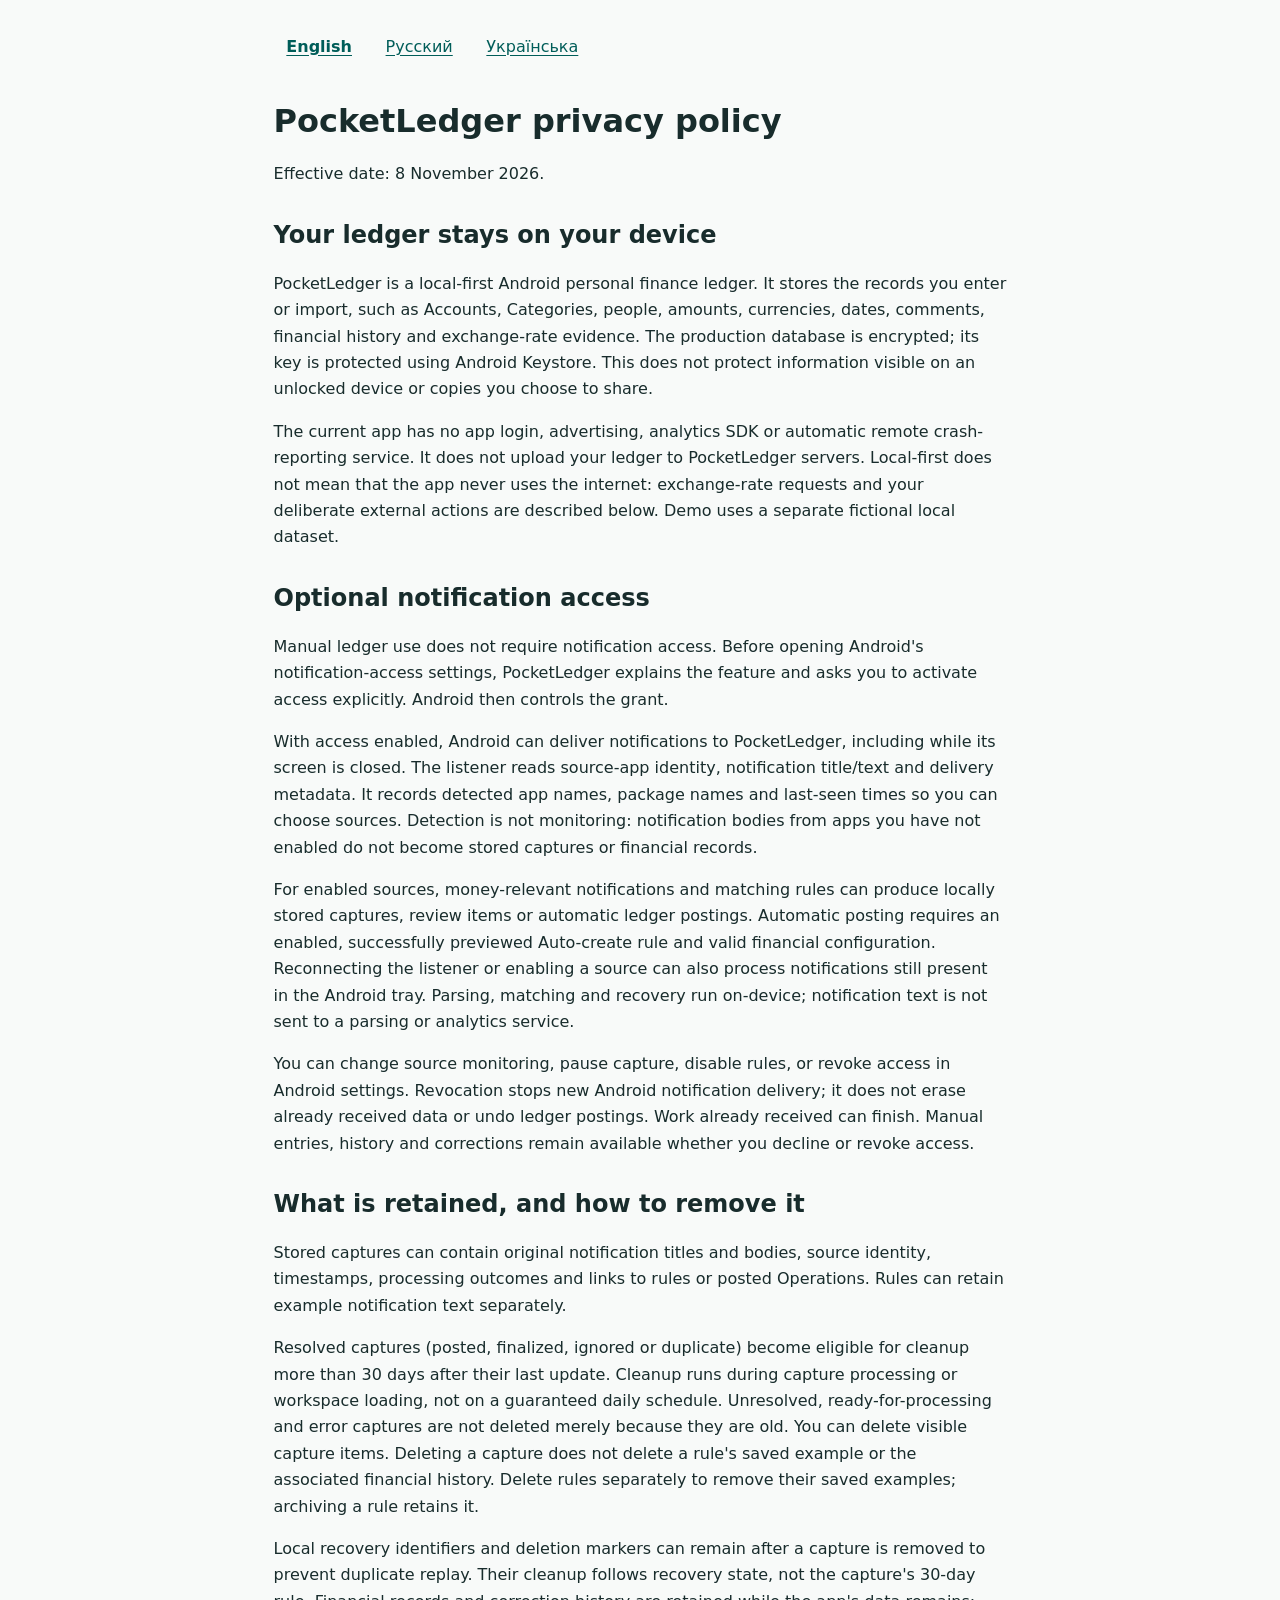
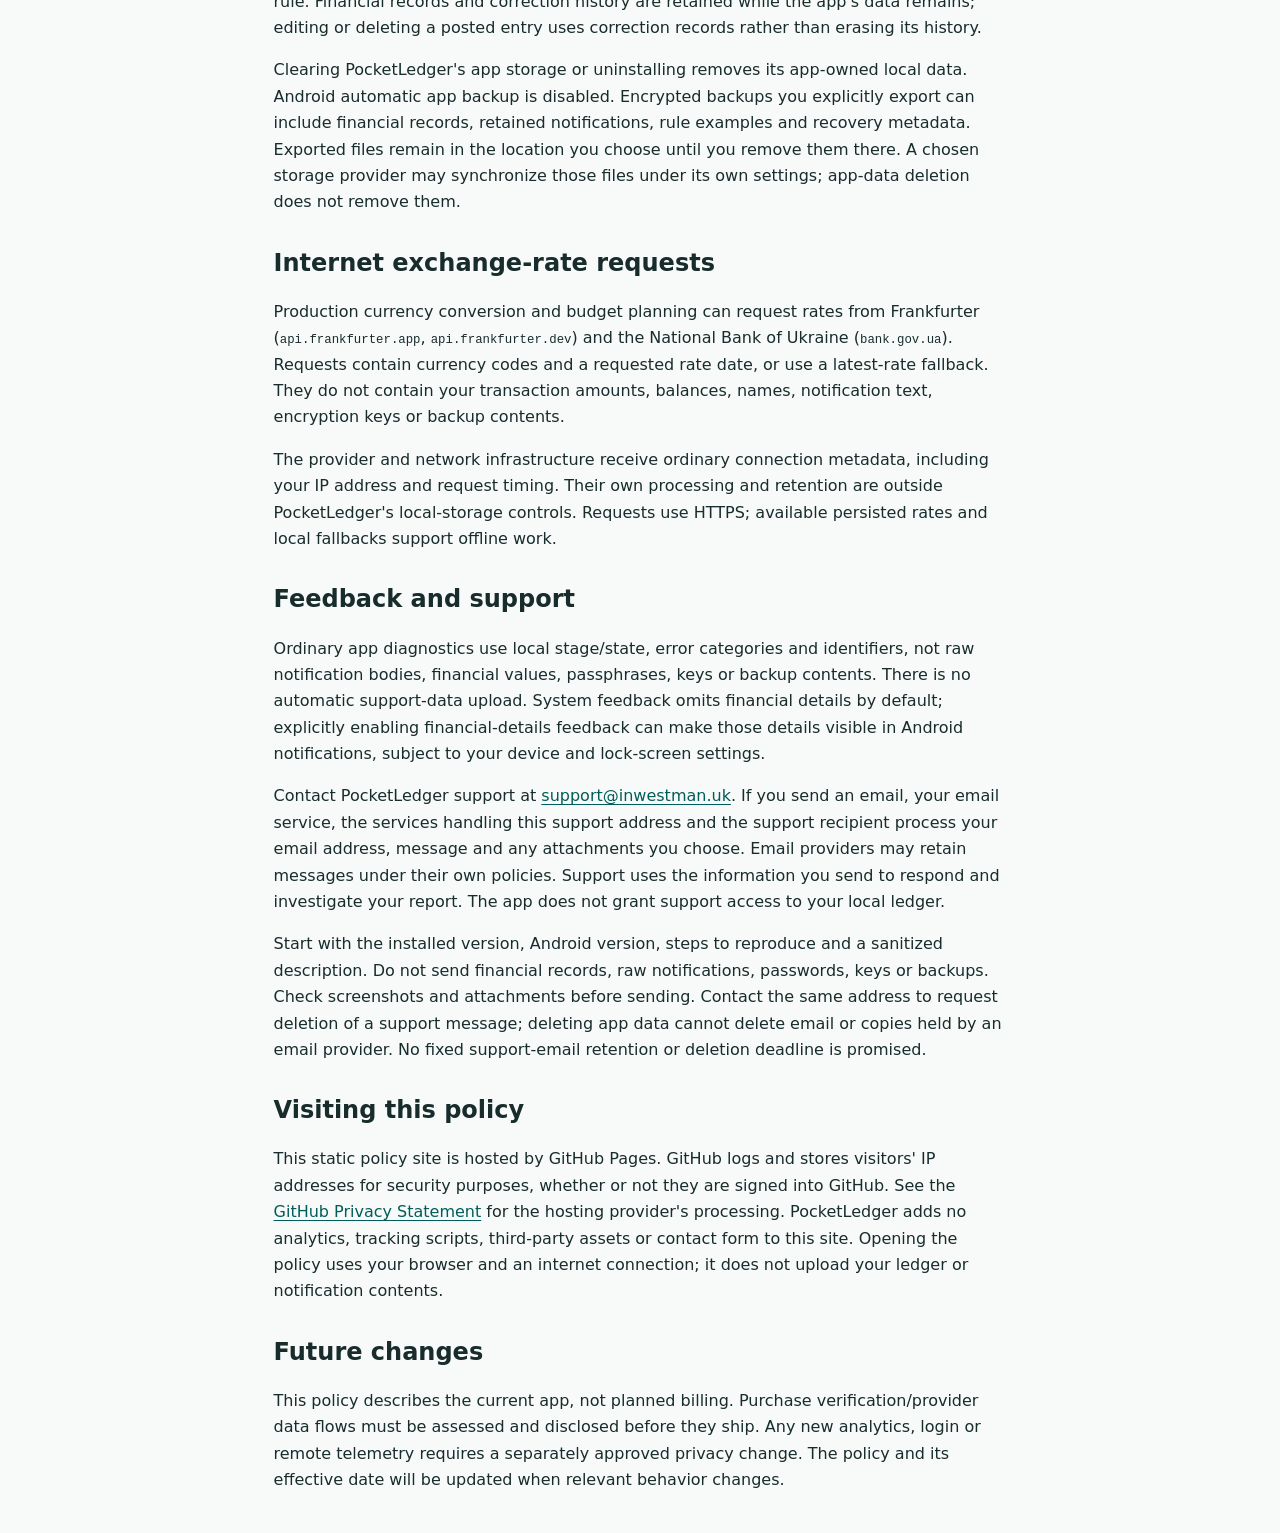
<file: index.html>
<!doctype html>
<html lang="en"><head><meta charset="utf-8"><meta name="viewport" content="width=device-width, initial-scale=1"><title>PocketLedger privacy policy</title><link rel="stylesheet" href="style.css?v=2"></head><body><a class="skip" href="#policy">Skip to policy</a><nav aria-label="Policy languages"><a href="index.html" lang="en" hreflang="en" aria-current="page">English</a> <a href="ru/index.html" lang="ru" hreflang="ru">Русский</a> <a href="uk/index.html" lang="uk" hreflang="uk">Українська</a></nav><main id="policy"><h1>PocketLedger privacy policy</h1><p>Effective date: 8 November 2026.</p><h2>Your ledger stays on your device</h2><p>PocketLedger is a local-first Android personal finance ledger. It stores the records you enter or import, such as Accounts, Categories, people, amounts, currencies, dates, comments, financial history and exchange-rate evidence. The production database is encrypted; its key is protected using Android Keystore. This does not protect information visible on an unlocked device or copies you choose to share.</p><p>The current app has no app login, advertising, analytics SDK or automatic remote crash-reporting service. It does not upload your ledger to PocketLedger servers. Local-first does not mean that the app never uses the internet: exchange-rate requests and your deliberate external actions are described below. Demo uses a separate fictional local dataset.</p><h2>Optional notification access</h2><p>Manual ledger use does not require notification access. Before opening Android&#x27;s notification-access settings, PocketLedger explains the feature and asks you to activate access explicitly. Android then controls the grant.</p><p>With access enabled, Android can deliver notifications to PocketLedger, including while its screen is closed. The listener reads source-app identity, notification title/text and delivery metadata. It records detected app names, package names and last-seen times so you can choose sources. Detection is not monitoring: notification bodies from apps you have not enabled do not become stored captures or financial records.</p><p>For enabled sources, money-relevant notifications and matching rules can produce locally stored captures, review items or automatic ledger postings. Automatic posting requires an enabled, successfully previewed Auto-create rule and valid financial configuration. Reconnecting the listener or enabling a source can also process notifications still present in the Android tray. Parsing, matching and recovery run on-device; notification text is not sent to a parsing or analytics service.</p><p>You can change source monitoring, pause capture, disable rules, or revoke access in Android settings. Revocation stops new Android notification delivery; it does not erase already received data or undo ledger postings. Work already received can finish. Manual entries, history and corrections remain available whether you decline or revoke access.</p><h2>What is retained, and how to remove it</h2><p>Stored captures can contain original notification titles and bodies, source identity, timestamps, processing outcomes and links to rules or posted Operations. Rules can retain example notification text separately.</p><p>Resolved captures (posted, finalized, ignored or duplicate) become eligible for cleanup more than 30 days after their last update. Cleanup runs during capture processing or workspace loading, not on a guaranteed daily schedule. Unresolved, ready-for-processing and error captures are not deleted merely because they are old. You can delete visible capture items. Deleting a capture does not delete a rule&#x27;s saved example or the associated financial history. Delete rules separately to remove their saved examples; archiving a rule retains it.</p><p>Local recovery identifiers and deletion markers can remain after a capture is removed to prevent duplicate replay. Their cleanup follows recovery state, not the capture&#x27;s 30-day rule. Financial records and correction history are retained while the app&#x27;s data remains; editing or deleting a posted entry uses correction records rather than erasing its history.</p><p>Clearing PocketLedger&#x27;s app storage or uninstalling removes its app-owned local data. Android automatic app backup is disabled. Encrypted backups you explicitly export can include financial records, retained notifications, rule examples and recovery metadata. Exported files remain in the location you choose until you remove them there. A chosen storage provider may synchronize those files under its own settings; app-data deletion does not remove them.</p><h2>Internet exchange-rate requests</h2><p>Production currency conversion and budget planning can request rates from Frankfurter (<code>api.frankfurter.app</code>, <code>api.frankfurter.dev</code>) and the National Bank of Ukraine (<code>bank.gov.ua</code>). Requests contain currency codes and a requested rate date, or use a latest-rate fallback. They do not contain your transaction amounts, balances, names, notification text, encryption keys or backup contents.</p><p>The provider and network infrastructure receive ordinary connection metadata, including your IP address and request timing. Their own processing and retention are outside PocketLedger&#x27;s local-storage controls. Requests use HTTPS; available persisted rates and local fallbacks support offline work.</p><h2>Feedback and support</h2><p>Ordinary app diagnostics use local stage/state, error categories and identifiers, not raw notification bodies, financial values, passphrases, keys or backup contents. There is no automatic support-data upload. System feedback omits financial details by default; explicitly enabling financial-details feedback can make those details visible in Android notifications, subject to your device and lock-screen settings.</p><p>Contact PocketLedger support at <a href="mailto:support@inwestman.uk">support@inwestman.uk</a>. If you send an email, your email service, the services handling this support address and the support recipient process your email address, message and any attachments you choose. Email providers may retain messages under their own policies. Support uses the information you send to respond and investigate your report. The app does not grant support access to your local ledger.</p><p>Start with the installed version, Android version, steps to reproduce and a sanitized description. Do not send financial records, raw notifications, passwords, keys or backups. Check screenshots and attachments before sending. Contact the same address to request deletion of a support message; deleting app data cannot delete email or copies held by an email provider. No fixed support-email retention or deletion deadline is promised.</p><h2>Visiting this policy</h2><p>This static policy site is hosted by GitHub Pages. GitHub logs and stores visitors&#x27; IP addresses for security purposes, whether or not they are signed into GitHub. See the <a href="https://docs.github.com/en/site-policy/privacy-policies/github-general-privacy-statement">GitHub Privacy Statement</a> for the hosting provider&#x27;s processing. PocketLedger adds no analytics, tracking scripts, third-party assets or contact form to this site. Opening the policy uses your browser and an internet connection; it does not upload your ledger or notification contents.</p><h2>Future changes</h2><p>This policy describes the current app, not planned billing. Purchase verification/provider data flows must be assessed and disclosed before they ship. Any new analytics, login or remote telemetry requires a separately approved privacy change. The policy and its effective date will be updated when relevant behavior changes.</p></main></body></html>
</file>
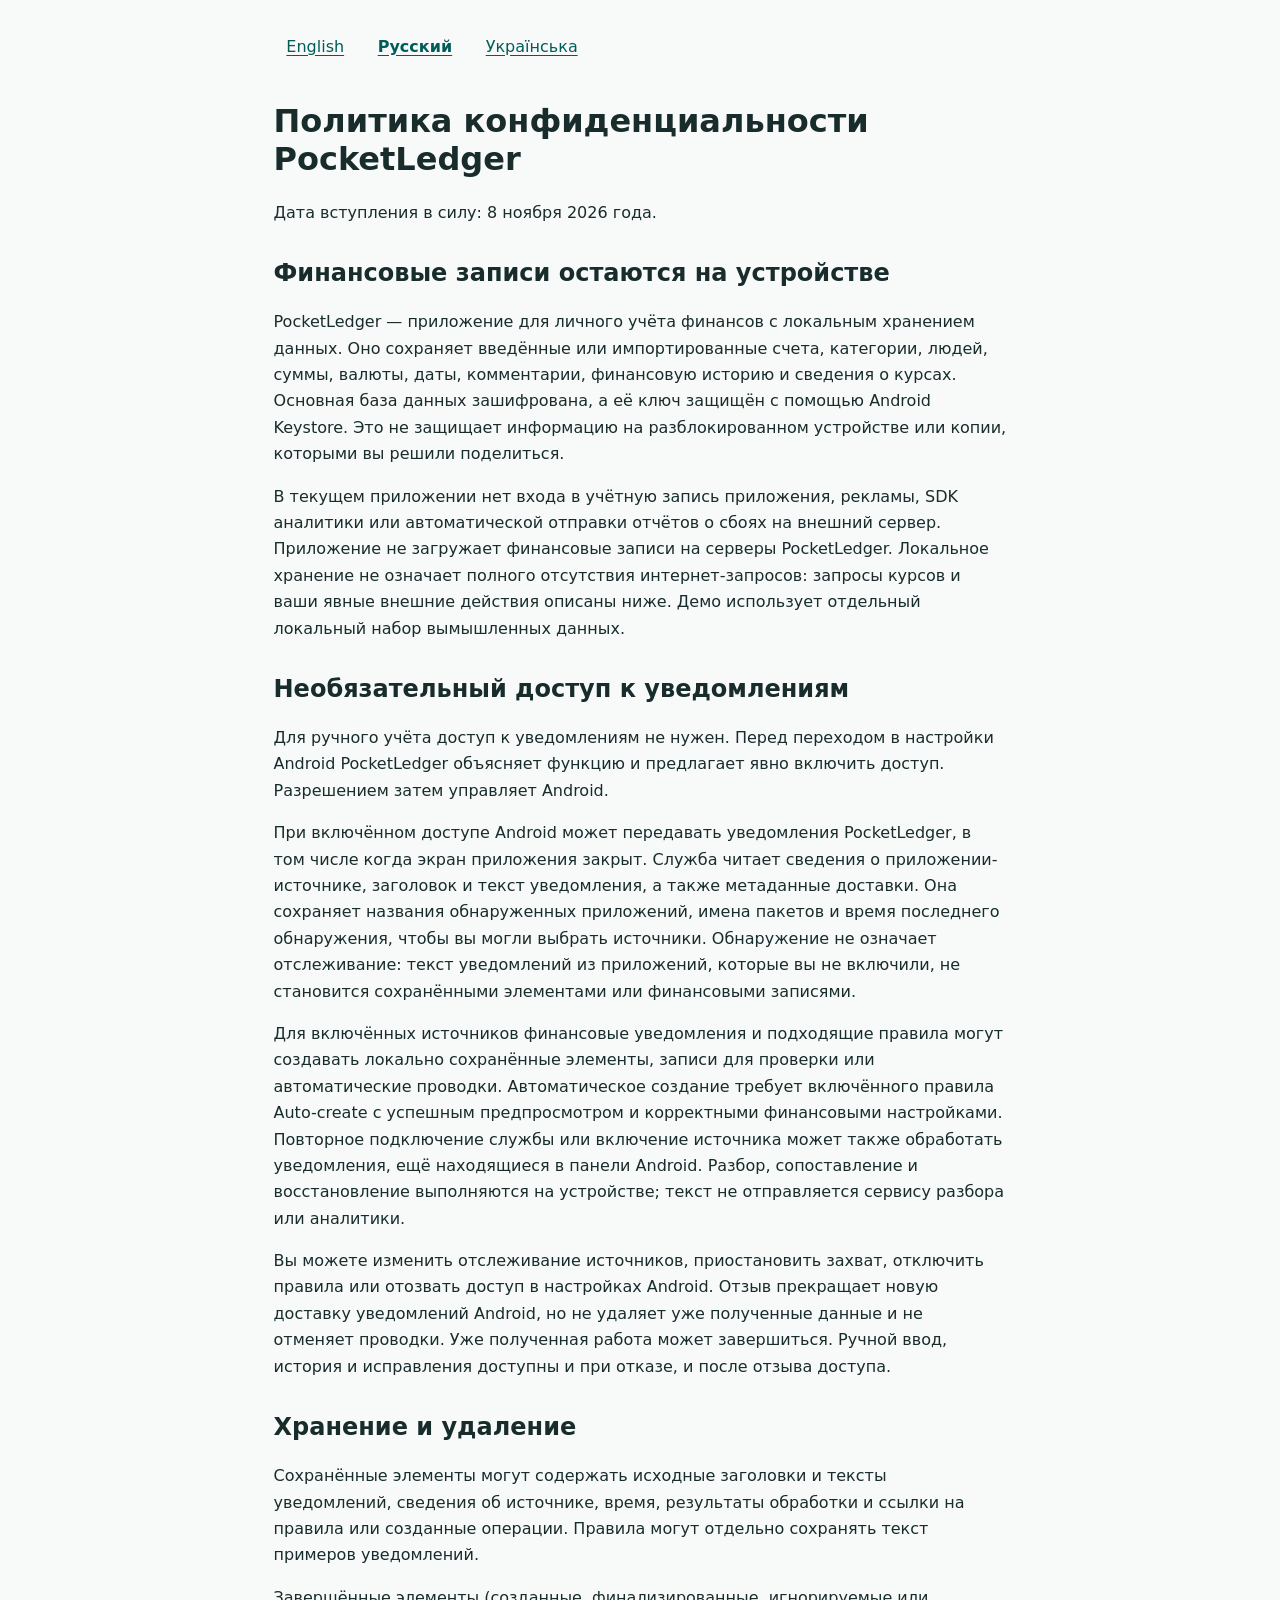
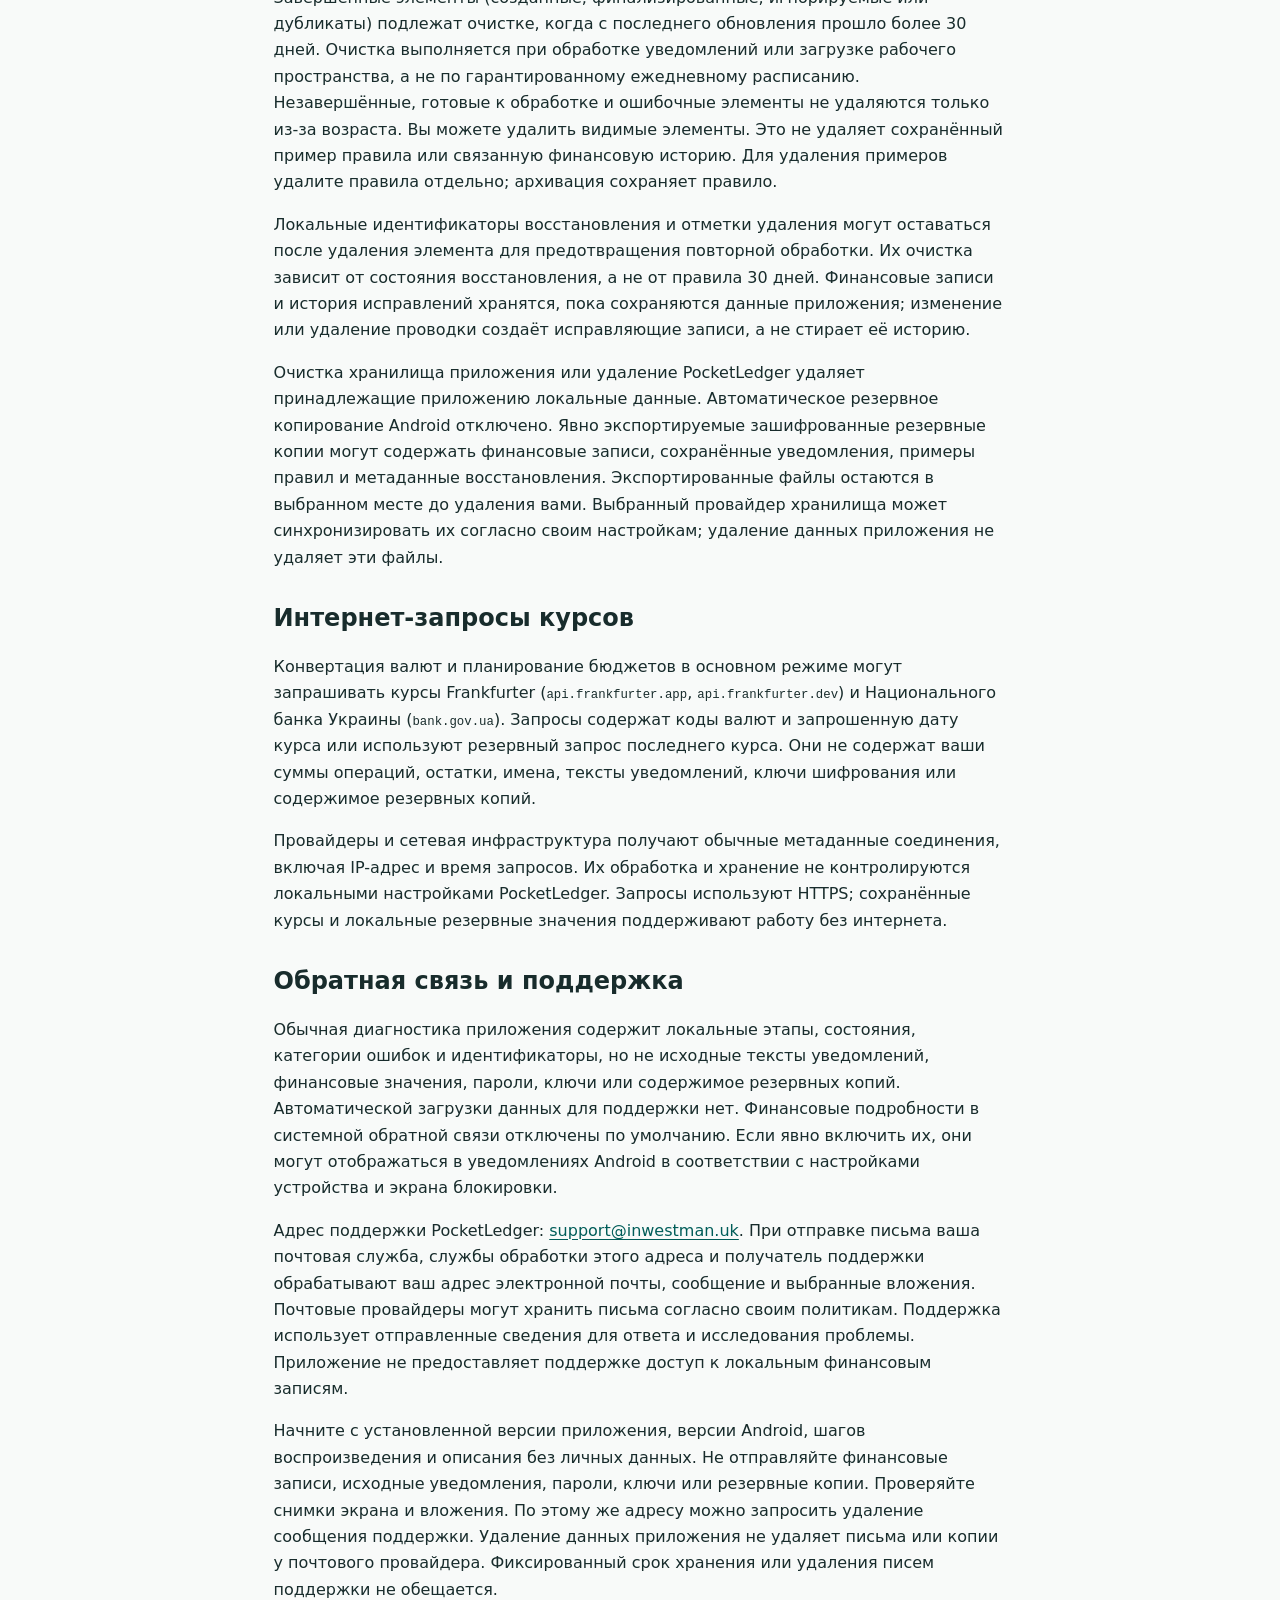
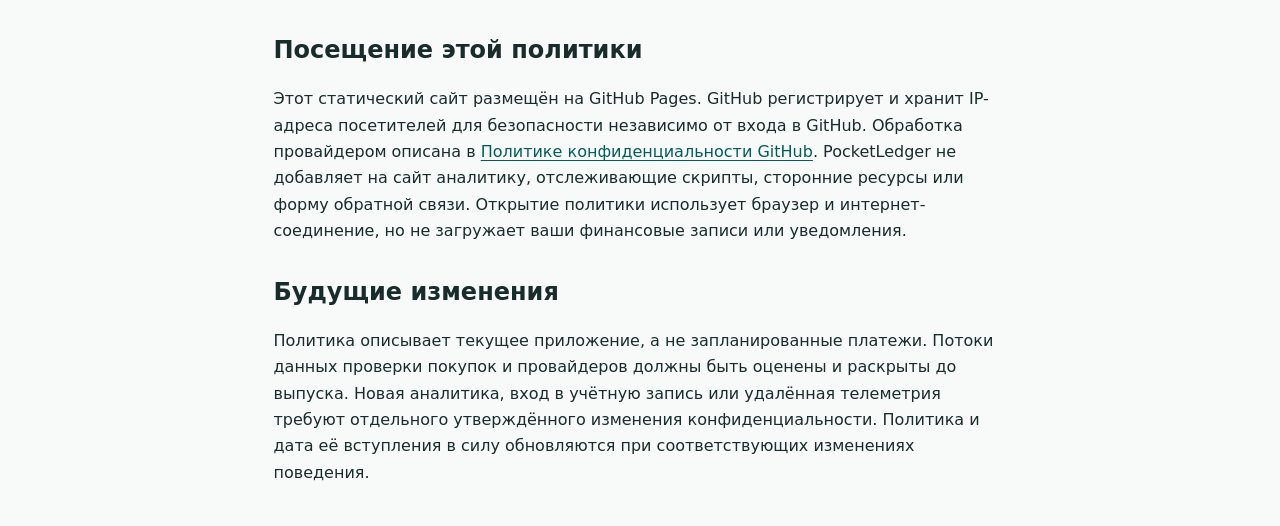
<file: ru/index.html>
<!doctype html>
<html lang="ru"><head><meta charset="utf-8"><meta name="viewport" content="width=device-width, initial-scale=1"><title>Политика конфиденциальности PocketLedger</title><link rel="stylesheet" href="../style.css?v=2"></head><body><a class="skip" href="#policy">Перейти к политике</a><nav aria-label="Языки политики"><a href="../index.html" lang="en" hreflang="en">English</a> <a href="../ru/index.html" lang="ru" hreflang="ru" aria-current="page">Русский</a> <a href="../uk/index.html" lang="uk" hreflang="uk">Українська</a></nav><main id="policy"><h1>Политика конфиденциальности PocketLedger</h1><p>Дата вступления в силу: 8 ноября 2026 года.</p><h2>Финансовые записи остаются на устройстве</h2><p>PocketLedger — приложение для личного учёта финансов с локальным хранением данных. Оно сохраняет введённые или импортированные счета, категории, людей, суммы, валюты, даты, комментарии, финансовую историю и сведения о курсах. Основная база данных зашифрована, а её ключ защищён с помощью Android Keystore. Это не защищает информацию на разблокированном устройстве или копии, которыми вы решили поделиться.</p><p>В текущем приложении нет входа в учётную запись приложения, рекламы, SDK аналитики или автоматической отправки отчётов о сбоях на внешний сервер. Приложение не загружает финансовые записи на серверы PocketLedger. Локальное хранение не означает полного отсутствия интернет-запросов: запросы курсов и ваши явные внешние действия описаны ниже. Демо использует отдельный локальный набор вымышленных данных.</p><h2>Необязательный доступ к уведомлениям</h2><p>Для ручного учёта доступ к уведомлениям не нужен. Перед переходом в настройки Android PocketLedger объясняет функцию и предлагает явно включить доступ. Разрешением затем управляет Android.</p><p>При включённом доступе Android может передавать уведомления PocketLedger, в том числе когда экран приложения закрыт. Служба читает сведения о приложении-источнике, заголовок и текст уведомления, а также метаданные доставки. Она сохраняет названия обнаруженных приложений, имена пакетов и время последнего обнаружения, чтобы вы могли выбрать источники. Обнаружение не означает отслеживание: текст уведомлений из приложений, которые вы не включили, не становится сохранёнными элементами или финансовыми записями.</p><p>Для включённых источников финансовые уведомления и подходящие правила могут создавать локально сохранённые элементы, записи для проверки или автоматические проводки. Автоматическое создание требует включённого правила Auto-create с успешным предпросмотром и корректными финансовыми настройками. Повторное подключение службы или включение источника может также обработать уведомления, ещё находящиеся в панели Android. Разбор, сопоставление и восстановление выполняются на устройстве; текст не отправляется сервису разбора или аналитики.</p><p>Вы можете изменить отслеживание источников, приостановить захват, отключить правила или отозвать доступ в настройках Android. Отзыв прекращает новую доставку уведомлений Android, но не удаляет уже полученные данные и не отменяет проводки. Уже полученная работа может завершиться. Ручной ввод, история и исправления доступны и при отказе, и после отзыва доступа.</p><h2>Хранение и удаление</h2><p>Сохранённые элементы могут содержать исходные заголовки и тексты уведомлений, сведения об источнике, время, результаты обработки и ссылки на правила или созданные операции. Правила могут отдельно сохранять текст примеров уведомлений.</p><p>Завершённые элементы (созданные, финализированные, игнорируемые или дубликаты) подлежат очистке, когда с последнего обновления прошло более 30 дней. Очистка выполняется при обработке уведомлений или загрузке рабочего пространства, а не по гарантированному ежедневному расписанию. Незавершённые, готовые к обработке и ошибочные элементы не удаляются только из-за возраста. Вы можете удалить видимые элементы. Это не удаляет сохранённый пример правила или связанную финансовую историю. Для удаления примеров удалите правила отдельно; архивация сохраняет правило.</p><p>Локальные идентификаторы восстановления и отметки удаления могут оставаться после удаления элемента для предотвращения повторной обработки. Их очистка зависит от состояния восстановления, а не от правила 30 дней. Финансовые записи и история исправлений хранятся, пока сохраняются данные приложения; изменение или удаление проводки создаёт исправляющие записи, а не стирает её историю.</p><p>Очистка хранилища приложения или удаление PocketLedger удаляет принадлежащие приложению локальные данные. Автоматическое резервное копирование Android отключено. Явно экспортируемые зашифрованные резервные копии могут содержать финансовые записи, сохранённые уведомления, примеры правил и метаданные восстановления. Экспортированные файлы остаются в выбранном месте до удаления вами. Выбранный провайдер хранилища может синхронизировать их согласно своим настройкам; удаление данных приложения не удаляет эти файлы.</p><h2>Интернет-запросы курсов</h2><p>Конвертация валют и планирование бюджетов в основном режиме могут запрашивать курсы Frankfurter (<code>api.frankfurter.app</code>, <code>api.frankfurter.dev</code>) и Национального банка Украины (<code>bank.gov.ua</code>). Запросы содержат коды валют и запрошенную дату курса или используют резервный запрос последнего курса. Они не содержат ваши суммы операций, остатки, имена, тексты уведомлений, ключи шифрования или содержимое резервных копий.</p><p>Провайдеры и сетевая инфраструктура получают обычные метаданные соединения, включая IP-адрес и время запросов. Их обработка и хранение не контролируются локальными настройками PocketLedger. Запросы используют HTTPS; сохранённые курсы и локальные резервные значения поддерживают работу без интернета.</p><h2>Обратная связь и поддержка</h2><p>Обычная диагностика приложения содержит локальные этапы, состояния, категории ошибок и идентификаторы, но не исходные тексты уведомлений, финансовые значения, пароли, ключи или содержимое резервных копий. Автоматической загрузки данных для поддержки нет. Финансовые подробности в системной обратной связи отключены по умолчанию. Если явно включить их, они могут отображаться в уведомлениях Android в соответствии с настройками устройства и экрана блокировки.</p><p>Адрес поддержки PocketLedger: <a href="mailto:support@inwestman.uk">support@inwestman.uk</a>. При отправке письма ваша почтовая служба, службы обработки этого адреса и получатель поддержки обрабатывают ваш адрес электронной почты, сообщение и выбранные вложения. Почтовые провайдеры могут хранить письма согласно своим политикам. Поддержка использует отправленные сведения для ответа и исследования проблемы. Приложение не предоставляет поддержке доступ к локальным финансовым записям.</p><p>Начните с установленной версии приложения, версии Android, шагов воспроизведения и описания без личных данных. Не отправляйте финансовые записи, исходные уведомления, пароли, ключи или резервные копии. Проверяйте снимки экрана и вложения. По этому же адресу можно запросить удаление сообщения поддержки. Удаление данных приложения не удаляет письма или копии у почтового провайдера. Фиксированный срок хранения или удаления писем поддержки не обещается.</p><h2>Посещение этой политики</h2><p>Этот статический сайт размещён на GitHub Pages. GitHub регистрирует и хранит IP-адреса посетителей для безопасности независимо от входа в GitHub. Обработка провайдером описана в <a href="https://docs.github.com/en/site-policy/privacy-policies/github-general-privacy-statement">Политике конфиденциальности GitHub</a>. PocketLedger не добавляет на сайт аналитику, отслеживающие скрипты, сторонние ресурсы или форму обратной связи. Открытие политики использует браузер и интернет-соединение, но не загружает ваши финансовые записи или уведомления.</p><h2>Будущие изменения</h2><p>Политика описывает текущее приложение, а не запланированные платежи. Потоки данных проверки покупок и провайдеров должны быть оценены и раскрыты до выпуска. Новая аналитика, вход в учётную запись или удалённая телеметрия требуют отдельного утверждённого изменения конфиденциальности. Политика и дата её вступления в силу обновляются при соответствующих изменениях поведения.</p></main></body></html>
</file>
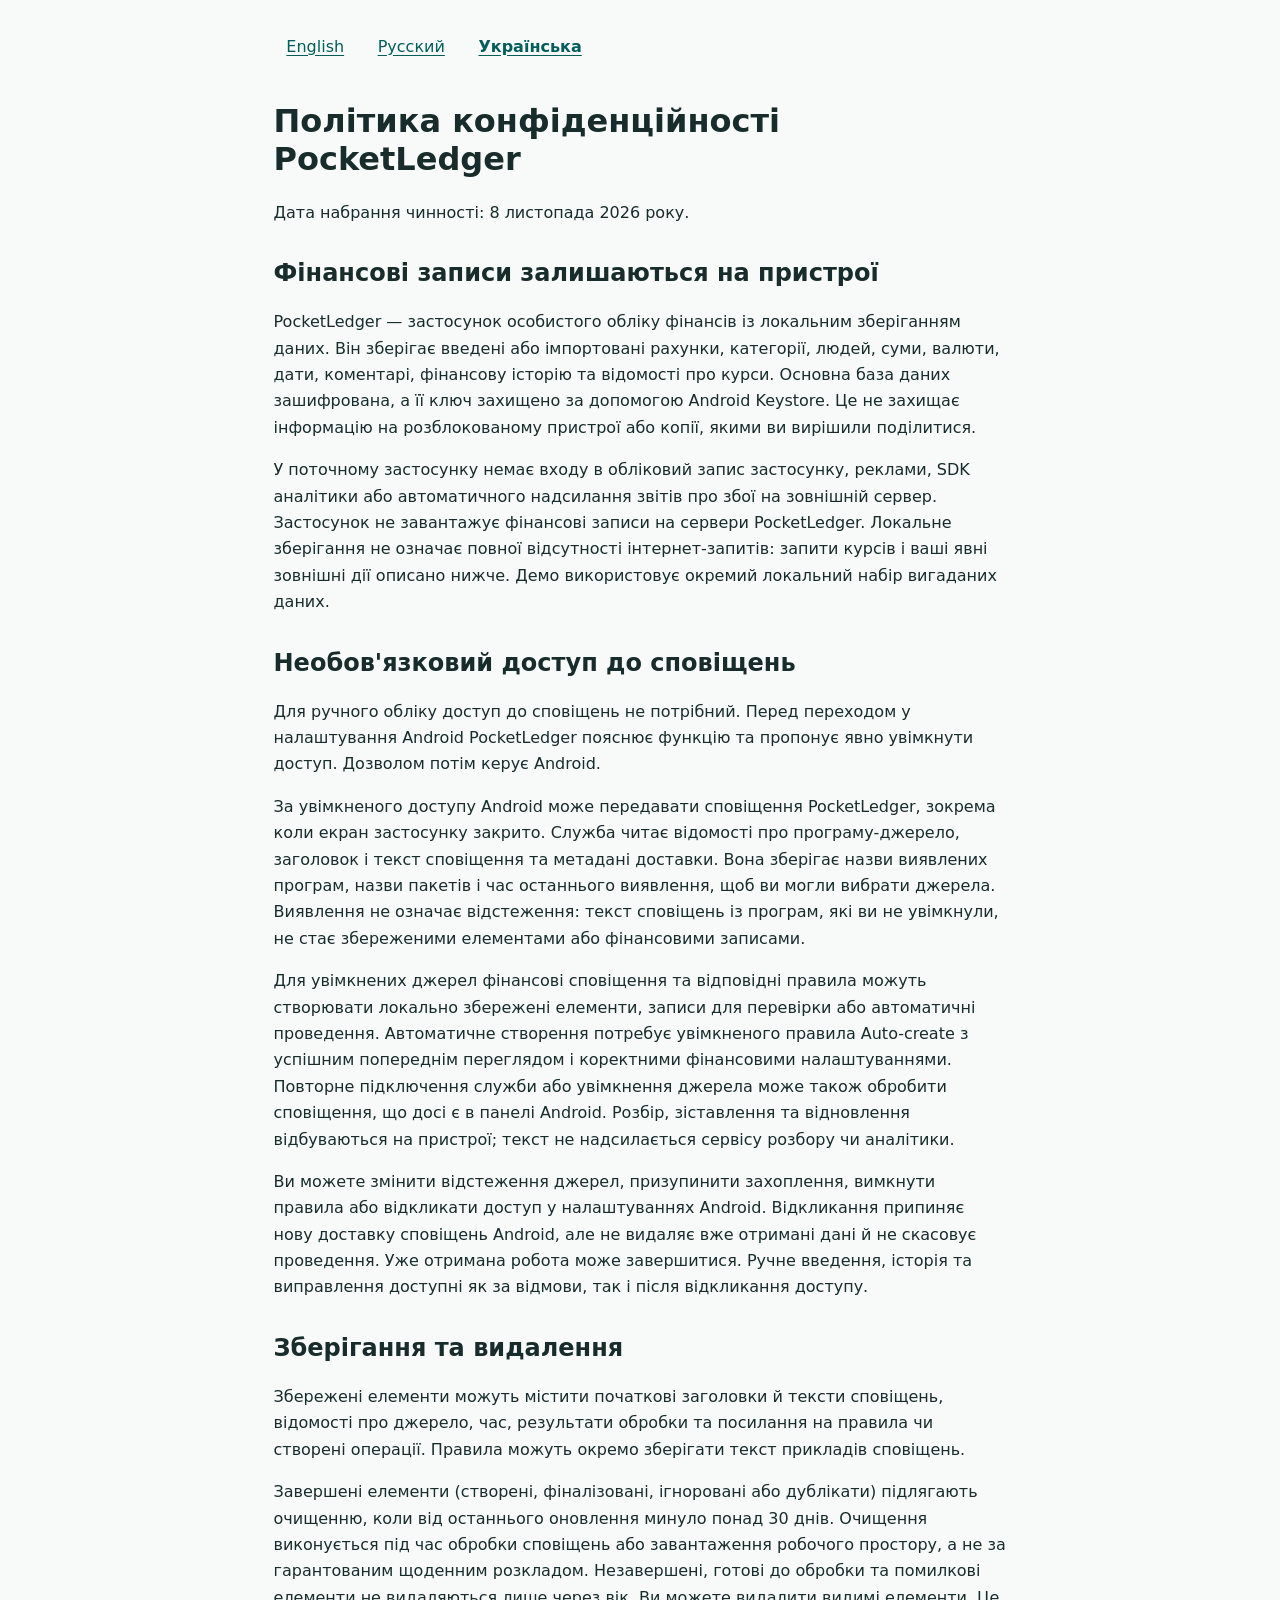
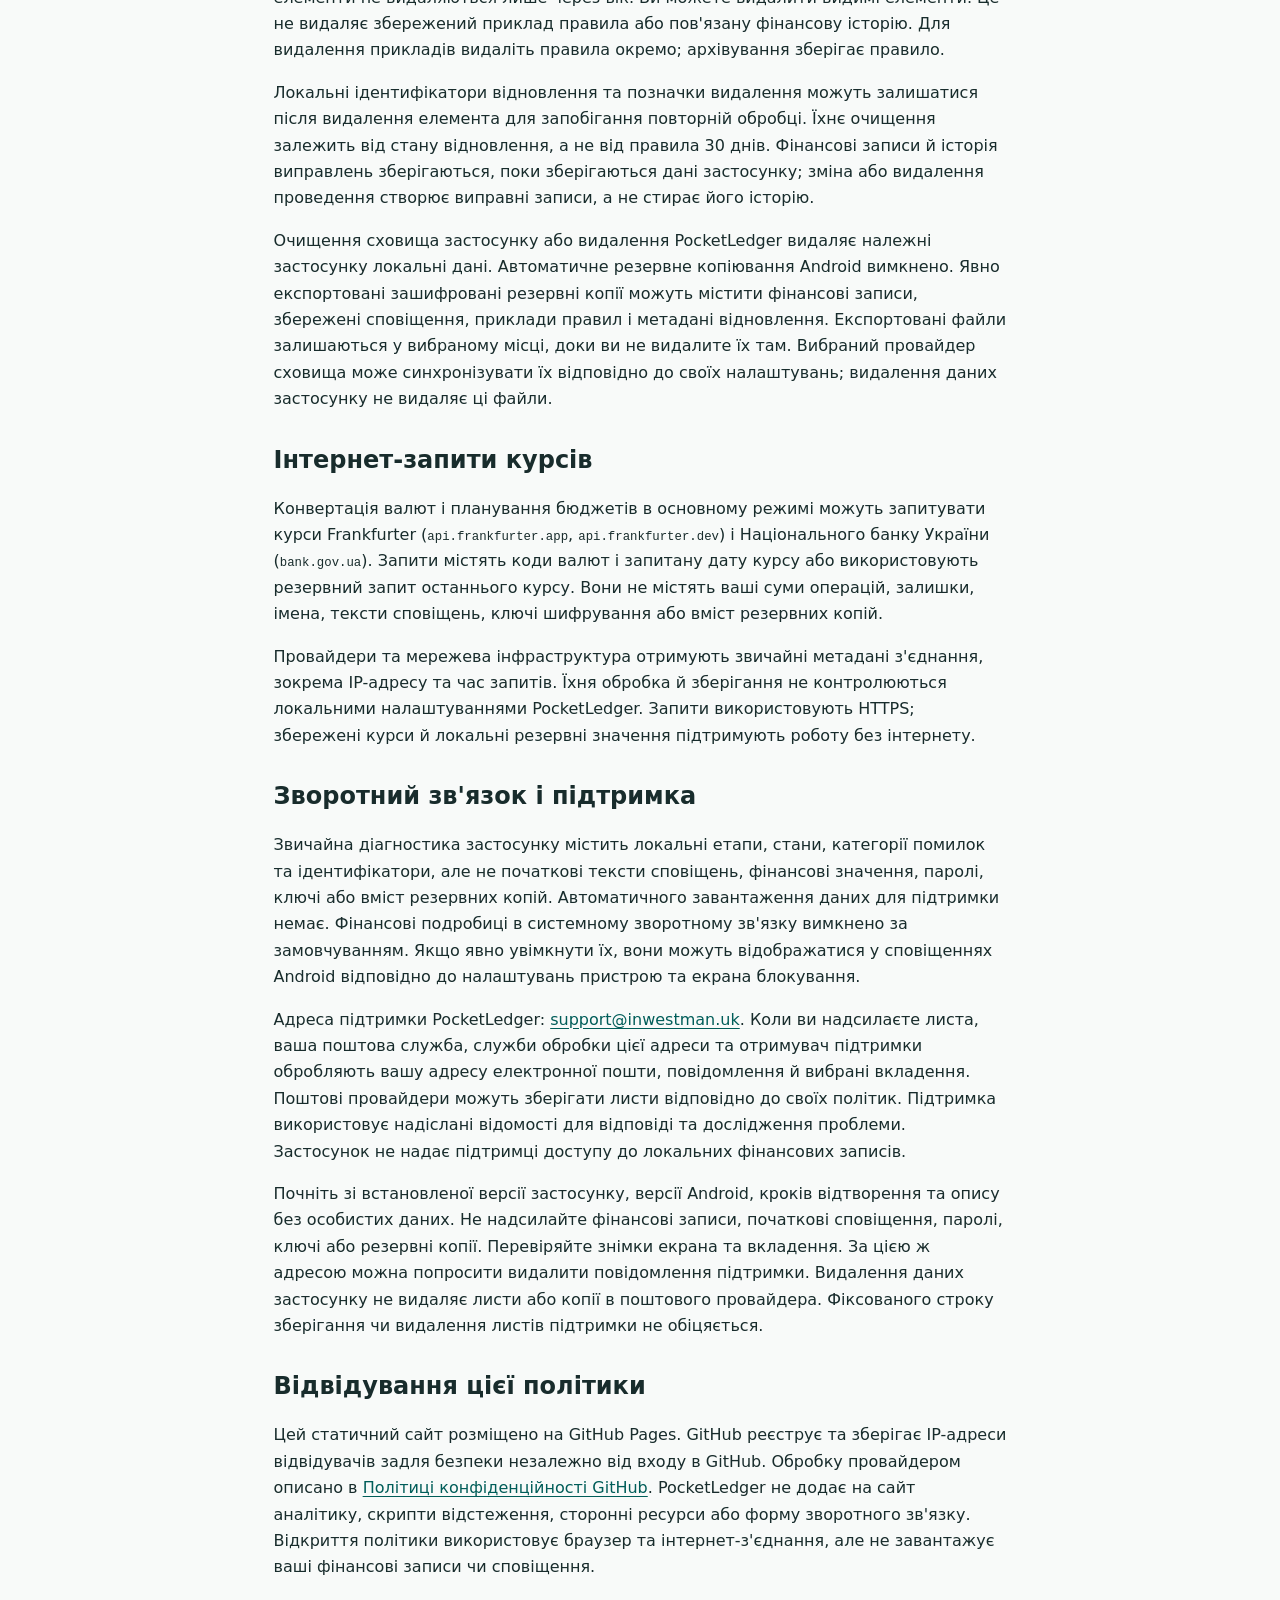
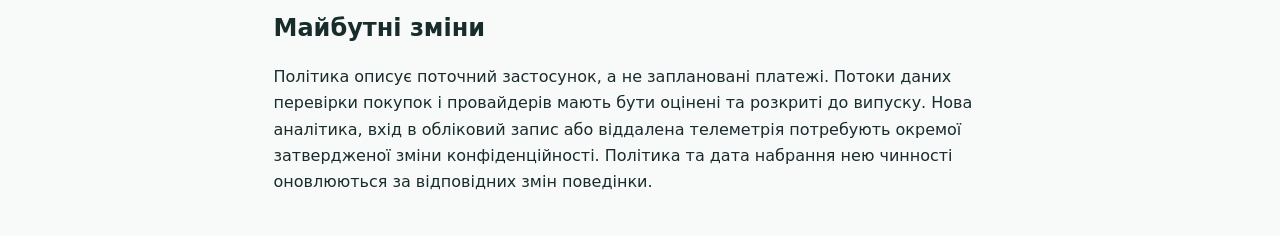
<file: uk/index.html>
<!doctype html>
<html lang="uk"><head><meta charset="utf-8"><meta name="viewport" content="width=device-width, initial-scale=1"><title>Політика конфіденційності PocketLedger</title><link rel="stylesheet" href="../style.css?v=2"></head><body><a class="skip" href="#policy">Перейти до політики</a><nav aria-label="Мови політики"><a href="../index.html" lang="en" hreflang="en">English</a> <a href="../ru/index.html" lang="ru" hreflang="ru">Русский</a> <a href="../uk/index.html" lang="uk" hreflang="uk" aria-current="page">Українська</a></nav><main id="policy"><h1>Політика конфіденційності PocketLedger</h1><p>Дата набрання чинності: 8 листопада 2026 року.</p><h2>Фінансові записи залишаються на пристрої</h2><p>PocketLedger — застосунок особистого обліку фінансів із локальним зберіганням даних. Він зберігає введені або імпортовані рахунки, категорії, людей, суми, валюти, дати, коментарі, фінансову історію та відомості про курси. Основна база даних зашифрована, а її ключ захищено за допомогою Android Keystore. Це не захищає інформацію на розблокованому пристрої або копії, якими ви вирішили поділитися.</p><p>У поточному застосунку немає входу в обліковий запис застосунку, реклами, SDK аналітики або автоматичного надсилання звітів про збої на зовнішній сервер. Застосунок не завантажує фінансові записи на сервери PocketLedger. Локальне зберігання не означає повної відсутності інтернет-запитів: запити курсів і ваші явні зовнішні дії описано нижче. Демо використовує окремий локальний набір вигаданих даних.</p><h2>Необов&#x27;язковий доступ до сповіщень</h2><p>Для ручного обліку доступ до сповіщень не потрібний. Перед переходом у налаштування Android PocketLedger пояснює функцію та пропонує явно увімкнути доступ. Дозволом потім керує Android.</p><p>За увімкненого доступу Android може передавати сповіщення PocketLedger, зокрема коли екран застосунку закрито. Служба читає відомості про програму-джерело, заголовок і текст сповіщення та метадані доставки. Вона зберігає назви виявлених програм, назви пакетів і час останнього виявлення, щоб ви могли вибрати джерела. Виявлення не означає відстеження: текст сповіщень із програм, які ви не увімкнули, не стає збереженими елементами або фінансовими записами.</p><p>Для увімкнених джерел фінансові сповіщення та відповідні правила можуть створювати локально збережені елементи, записи для перевірки або автоматичні проведення. Автоматичне створення потребує увімкненого правила Auto-create з успішним попереднім переглядом і коректними фінансовими налаштуваннями. Повторне підключення служби або увімкнення джерела може також обробити сповіщення, що досі є в панелі Android. Розбір, зіставлення та відновлення відбуваються на пристрої; текст не надсилається сервісу розбору чи аналітики.</p><p>Ви можете змінити відстеження джерел, призупинити захоплення, вимкнути правила або відкликати доступ у налаштуваннях Android. Відкликання припиняє нову доставку сповіщень Android, але не видаляє вже отримані дані й не скасовує проведення. Уже отримана робота може завершитися. Ручне введення, історія та виправлення доступні як за відмови, так і після відкликання доступу.</p><h2>Зберігання та видалення</h2><p>Збережені елементи можуть містити початкові заголовки й тексти сповіщень, відомості про джерело, час, результати обробки та посилання на правила чи створені операції. Правила можуть окремо зберігати текст прикладів сповіщень.</p><p>Завершені елементи (створені, фіналізовані, ігноровані або дублікати) підлягають очищенню, коли від останнього оновлення минуло понад 30 днів. Очищення виконується під час обробки сповіщень або завантаження робочого простору, а не за гарантованим щоденним розкладом. Незавершені, готові до обробки та помилкові елементи не видаляються лише через вік. Ви можете видалити видимі елементи. Це не видаляє збережений приклад правила або пов&#x27;язану фінансову історію. Для видалення прикладів видаліть правила окремо; архівування зберігає правило.</p><p>Локальні ідентифікатори відновлення та позначки видалення можуть залишатися після видалення елемента для запобігання повторній обробці. Їхнє очищення залежить від стану відновлення, а не від правила 30 днів. Фінансові записи й історія виправлень зберігаються, поки зберігаються дані застосунку; зміна або видалення проведення створює виправні записи, а не стирає його історію.</p><p>Очищення сховища застосунку або видалення PocketLedger видаляє належні застосунку локальні дані. Автоматичне резервне копіювання Android вимкнено. Явно експортовані зашифровані резервні копії можуть містити фінансові записи, збережені сповіщення, приклади правил і метадані відновлення. Експортовані файли залишаються у вибраному місці, доки ви не видалите їх там. Вибраний провайдер сховища може синхронізувати їх відповідно до своїх налаштувань; видалення даних застосунку не видаляє ці файли.</p><h2>Інтернет-запити курсів</h2><p>Конвертація валют і планування бюджетів в основному режимі можуть запитувати курси Frankfurter (<code>api.frankfurter.app</code>, <code>api.frankfurter.dev</code>) і Національного банку України (<code>bank.gov.ua</code>). Запити містять коди валют і запитану дату курсу або використовують резервний запит останнього курсу. Вони не містять ваші суми операцій, залишки, імена, тексти сповіщень, ключі шифрування або вміст резервних копій.</p><p>Провайдери та мережева інфраструктура отримують звичайні метадані з&#x27;єднання, зокрема IP-адресу та час запитів. Їхня обробка й зберігання не контролюються локальними налаштуваннями PocketLedger. Запити використовують HTTPS; збережені курси й локальні резервні значення підтримують роботу без інтернету.</p><h2>Зворотний зв&#x27;язок і підтримка</h2><p>Звичайна діагностика застосунку містить локальні етапи, стани, категорії помилок та ідентифікатори, але не початкові тексти сповіщень, фінансові значення, паролі, ключі або вміст резервних копій. Автоматичного завантаження даних для підтримки немає. Фінансові подробиці в системному зворотному зв&#x27;язку вимкнено за замовчуванням. Якщо явно увімкнути їх, вони можуть відображатися у сповіщеннях Android відповідно до налаштувань пристрою та екрана блокування.</p><p>Адреса підтримки PocketLedger: <a href="mailto:support@inwestman.uk">support@inwestman.uk</a>. Коли ви надсилаєте листа, ваша поштова служба, служби обробки цієї адреси та отримувач підтримки обробляють вашу адресу електронної пошти, повідомлення й вибрані вкладення. Поштові провайдери можуть зберігати листи відповідно до своїх політик. Підтримка використовує надіслані відомості для відповіді та дослідження проблеми. Застосунок не надає підтримці доступу до локальних фінансових записів.</p><p>Почніть зі встановленої версії застосунку, версії Android, кроків відтворення та опису без особистих даних. Не надсилайте фінансові записи, початкові сповіщення, паролі, ключі або резервні копії. Перевіряйте знімки екрана та вкладення. За цією ж адресою можна попросити видалити повідомлення підтримки. Видалення даних застосунку не видаляє листи або копії в поштового провайдера. Фіксованого строку зберігання чи видалення листів підтримки не обіцяється.</p><h2>Відвідування цієї політики</h2><p>Цей статичний сайт розміщено на GitHub Pages. GitHub реєструє та зберігає IP-адреси відвідувачів задля безпеки незалежно від входу в GitHub. Обробку провайдером описано в <a href="https://docs.github.com/en/site-policy/privacy-policies/github-general-privacy-statement">Політиці конфіденційності GitHub</a>. PocketLedger не додає на сайт аналітику, скрипти відстеження, сторонні ресурси або форму зворотного зв&#x27;язку. Відкриття політики використовує браузер та інтернет-з&#x27;єднання, але не завантажує ваші фінансові записи чи сповіщення.</p><h2>Майбутні зміни</h2><p>Політика описує поточний застосунок, а не заплановані платежі. Потоки даних перевірки покупок і провайдерів мають бути оцінені та розкриті до випуску. Нова аналітика, вхід в обліковий запис або віддалена телеметрія потребують окремої затвердженої зміни конфіденційності. Політика та дата набрання нею чинності оновлюються за відповідних змін поведінки.</p></main></body></html>
</file>
<file: style.css>
html{color-scheme:light dark;font-family:system-ui,sans-serif;line-height:1.65}
body{max-width:72ch;margin:0 auto;padding:1.5rem;background:#f8faf9;color:#182c2c}
nav{display:flex;flex-wrap:wrap;gap:.5rem;margin-bottom:2rem}
nav a{padding:.6rem .8rem}a{color:#005d59;text-underline-offset:.18em}
nav [aria-current]{font-weight:700}h1{line-height:1.2;font-size:2rem}
h2{line-height:1.3;margin-top:2rem}h1,h2,p,code,a{overflow-wrap:anywhere}
code{font-size:.95em}a:focus-visible{outline:3px solid currentColor;outline-offset:4px}
.skip{position:absolute;left:-10000px}.skip:focus{position:static}
@media(prefers-color-scheme:dark){body{background:#142323;color:#edf4f2}a{color:#91e3d1}}
</file>
